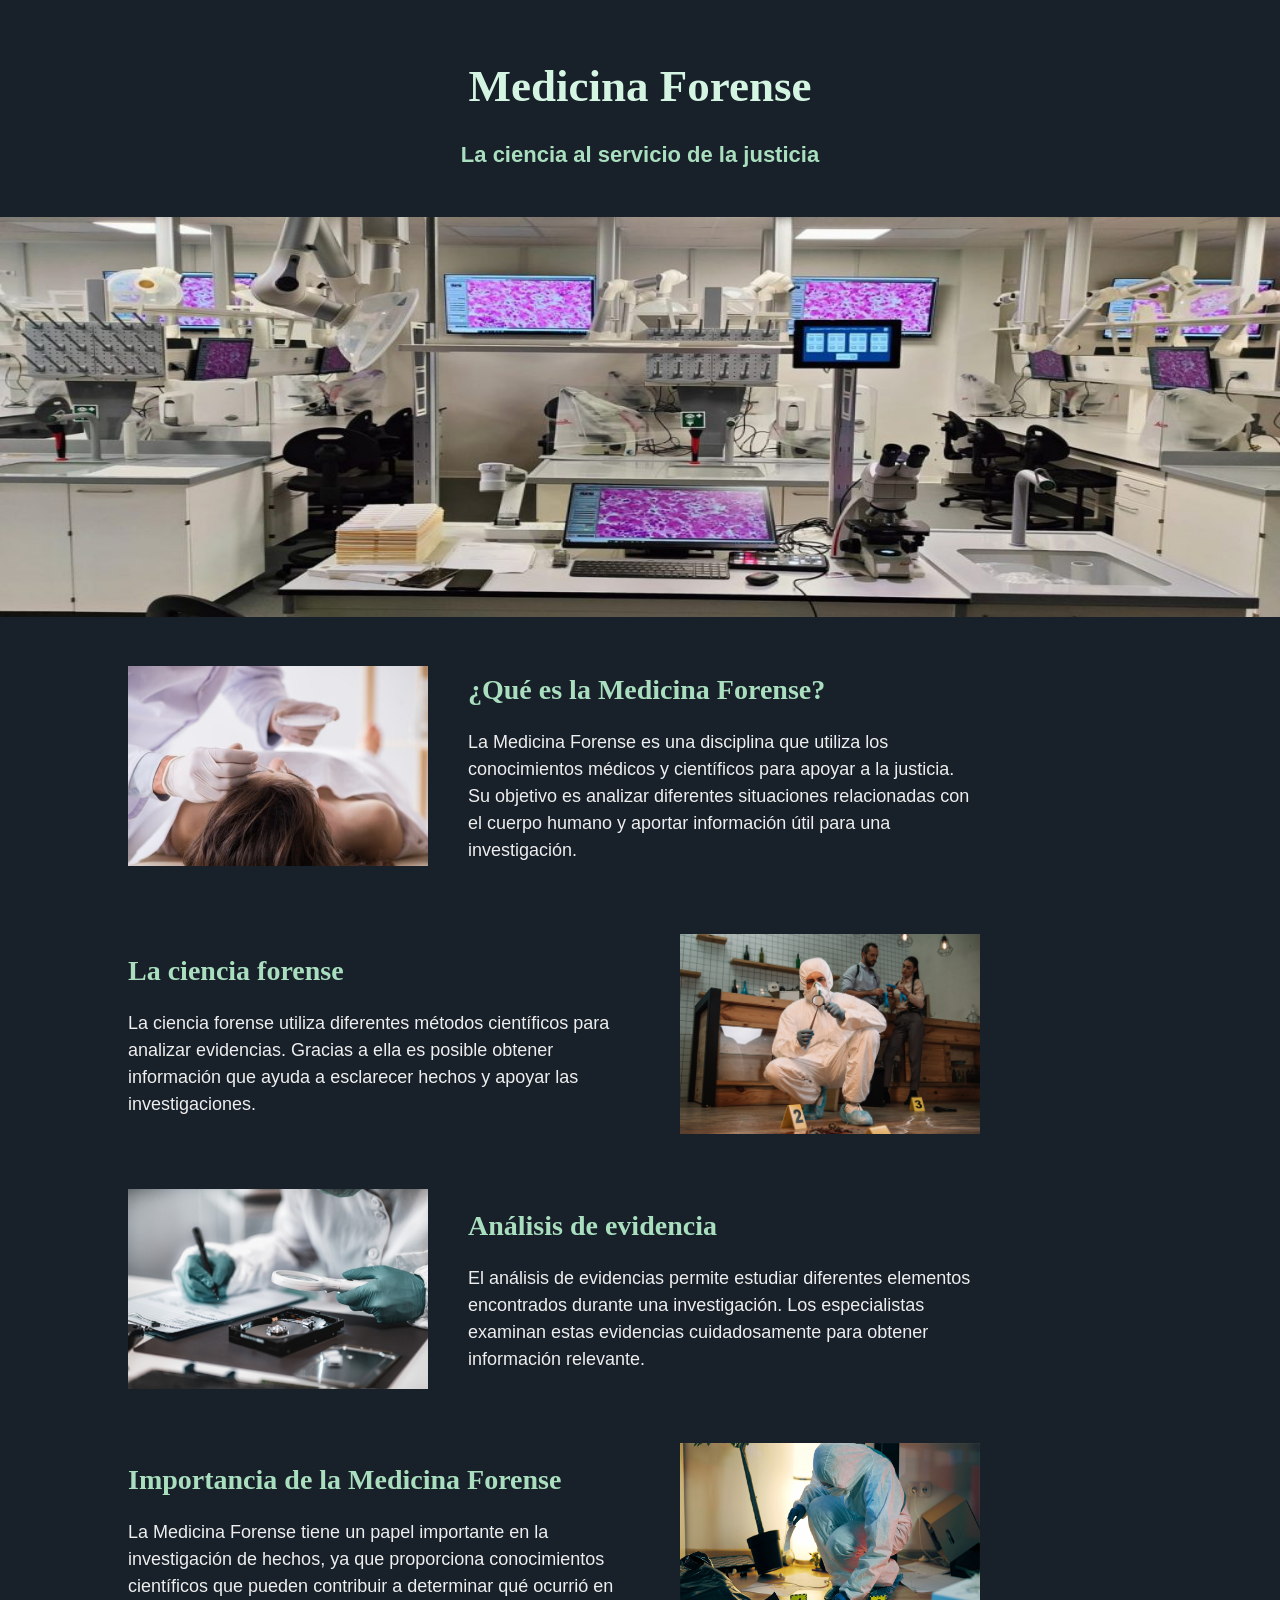
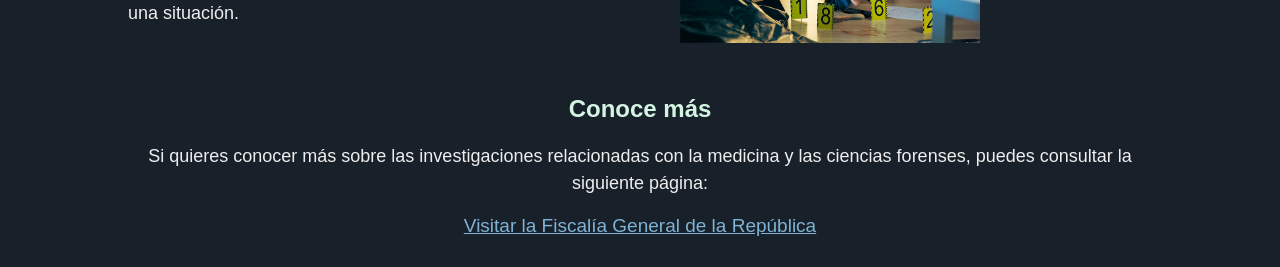
<file: Paginadel9926/index.html>
<!DOCTYPE html>
<html lang="es">

<head>
    <meta charset="UTF-8">
    <meta name="viewport" content="width=device-width, initial-scale=1.0">
    <title>Medicina Forense</title>
    <link rel="stylesheet" href="style.css">
</head>
<body>

    <header>
        <h1>Medicina Forense</h1>
        <h2>La ciencia al servicio de la justicia</h2>
    </header>
    <img class="imagen-principal" src="img/laboratorio forense.jpg" alt="Laboratorio forense">
    <main>
        <section class="seccion">
            <img src="img/medicina forense.jpg" alt="Medicina Forense">
            <div>
                <h2>¿Qué es la Medicina Forense?</h2>
                <p>
                    La Medicina Forense es una disciplina que utiliza los
                    conocimientos médicos y científicos para apoyar a la justicia.
                    Su objetivo es analizar diferentes situaciones relacionadas
                    con el cuerpo humano y aportar información útil para una
                    investigación.
                </p>
            </div>
        </section>
        <section class="seccion">
            <div>
                <h2>La ciencia forense</h2>
                <p>
                    La ciencia forense utiliza diferentes métodos científicos
                    para analizar evidencias. Gracias a ella es posible obtener
                    información que ayuda a esclarecer hechos y apoyar las
                    investigaciones.
                </p>
            </div>
            <img src="img/ciencia forense.jpg" alt="Ciencia Forense">
        </section>
        <section class="seccion">
            <img src="img/analissi de evidencia.png" alt="Análisis de evidencia">
            <div>
                <h2>Análisis de evidencia</h2>
                <p>
                    El análisis de evidencias permite estudiar diferentes
                    elementos encontrados durante una investigación. Los
                    especialistas examinan estas evidencias cuidadosamente
                    para obtener información relevante.
                </p>
            </div>

        </section>
        <section class="seccion">
            <div>
                <h2>Importancia de la Medicina Forense</h2>
                <p>
                    La Medicina Forense tiene un papel importante en la
                    investigación de hechos, ya que proporciona conocimientos
                    científicos que pueden contribuir a determinar qué ocurrió
                    en una situación.
                </p>
            </div>
            <img src="img/cff.jpg" alt="Ciencia forense">
        </section>
        <section class="enlace-seccion">
            <h2>Conoce más</h2>
            <p>
                Si quieres conocer más sobre las investigaciones relacionadas
                con la medicina y las ciencias forenses, puedes consultar la
                siguiente página:
            </p>
            <a href="https://www.gob.mx/fgr" target="_blank">
                Visitar la Fiscalía General de la República
            </a>
        </section>
    </main>

</body>

</html>
</file>
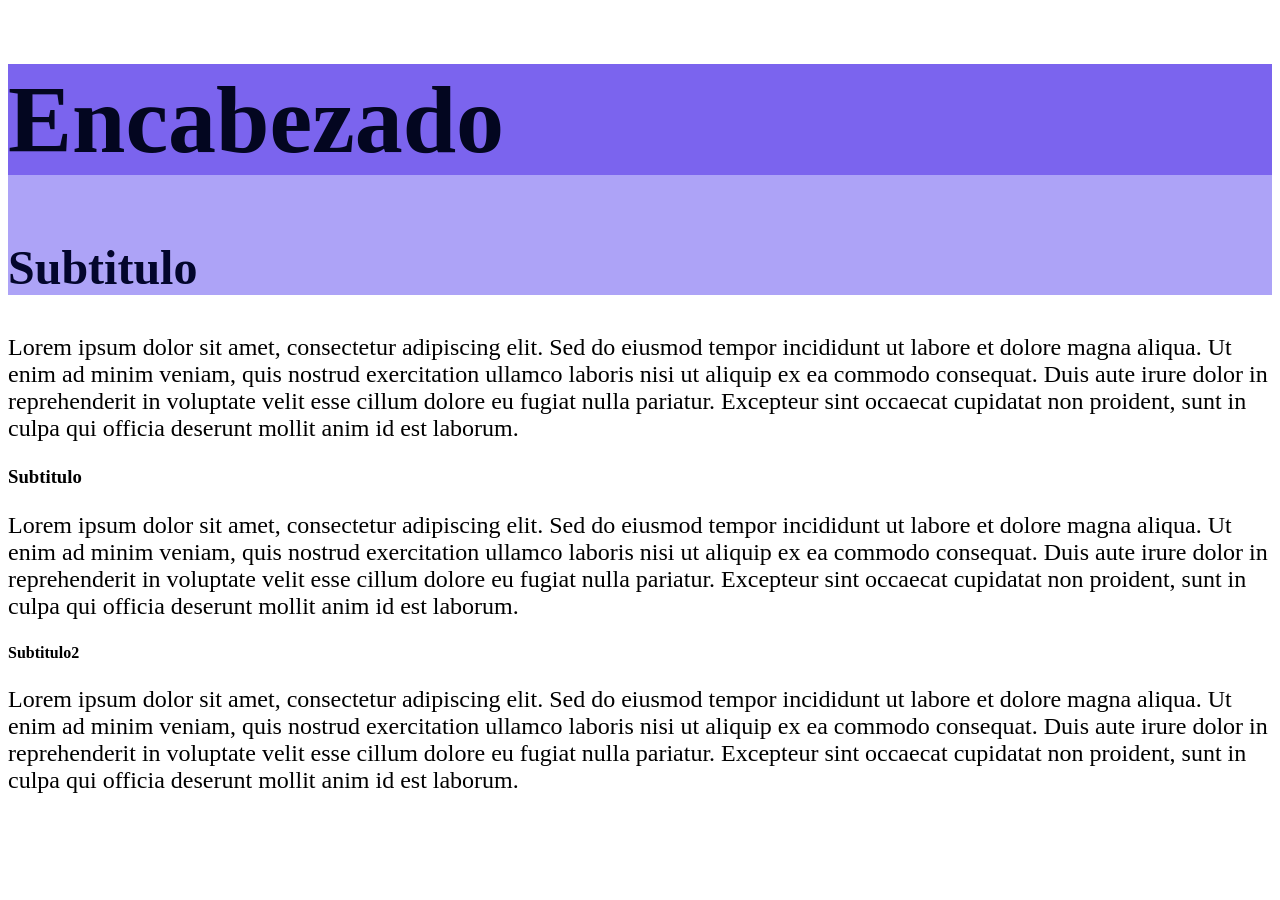
<file: PRACTICA1G2/index.html>
<!DOCTYPE html>
<html lang="en">
    <head>
        <!-- Comentario 1-->
        <title>Mi primera práctica</title>
        <meta charset="UTF-8">
        <meta name="viewport" content="width=device-width, initial-scale=1">
        <meta name="description" content="Descripción corta del objetivo de mi página web">
        <meta name="author" content="Alisson Camargo">
        <link href="style.css" rel="stylesheet">
        <!--Esta etiqueta es cuando tu favincon es en formato png-->
        <link href="img/icon.png" rel="icon" type="image/x-icon">
         <!--Esta etiqueta es cuando tu favincon es en formato ico-->
        <link href="img/favicon.ico" rel="icon" type="image/x-icon">
         <!--Esta etiqueta es cuando tu favincon es en formato svg-->
        <link href="img/favicon.svg" rel="icon" type="image/svg+xml">
    </head>
    <body>
        <header>
            <h1>Encabezado</h1>
            <h2>Subtitulo</h2>
        </header>
        <p>Lorem ipsum dolor sit amet, consectetur adipiscing elit. Sed do 
            eiusmod tempor incididunt ut labore et dolore magna aliqua. Ut 
            enim ad minim veniam, quis nostrud exercitation ullamco laboris 
            nisi ut aliquip ex ea commodo consequat. Duis aute irure dolor 
            in reprehenderit in voluptate velit esse cillum dolore eu fugiat 
            nulla pariatur. Excepteur sint occaecat cupidatat non proident, 
            sunt in culpa qui officia deserunt mollit anim id est laborum.
        </p>

            <h3>Subtitulo</h3>
            <p>Lorem ipsum dolor sit amet, consectetur adipiscing elit. Sed do 
            eiusmod tempor incididunt ut labore et dolore magna aliqua. Ut 
            enim ad minim veniam, quis nostrud exercitation ullamco laboris 
            nisi ut aliquip ex ea commodo consequat. Duis aute irure dolor 
            in reprehenderit in voluptate velit esse cillum dolore eu fugiat 
            nulla pariatur. Excepteur sint occaecat cupidatat non proident, 
            sunt in culpa qui officia deserunt mollit anim id est laborum.
        </p>

            <h4>Subtitulo2</h4>
            <p>Lorem ipsum dolor sit amet, consectetur adipiscing elit. Sed do 
            eiusmod tempor incididunt ut labore et dolore magna aliqua. Ut 
            enim ad minim veniam, quis nostrud exercitation ullamco laboris 
            nisi ut aliquip ex ea commodo consequat. Duis aute irure dolor 
            in reprehenderit in voluptate velit esse cillum dolore eu fugiat 
            nulla pariatur. Excepteur sint occaecat cupidatat non proident, 
            sunt in culpa qui officia deserunt mollit anim id est laborum.
        </p>

    </body>
</html>
</file>
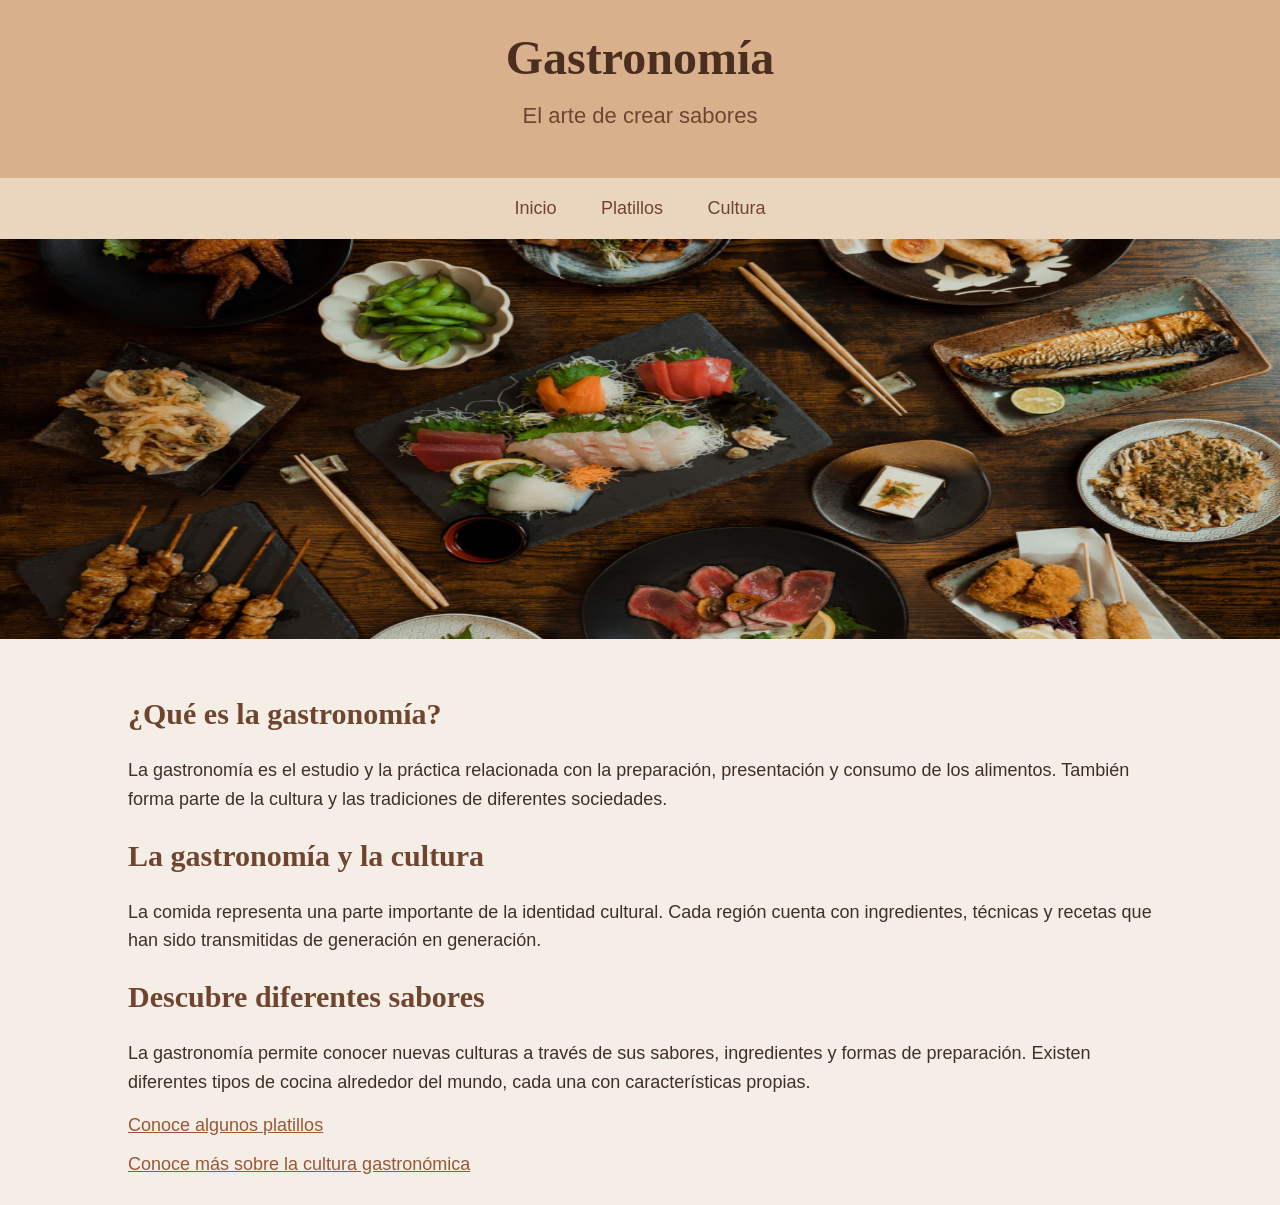
<file: ProyectoGastronomia/index.html>
<!DOCTYPE html>
<html lang="es">

<head>
    <meta charset="UTF-8">
    <meta name="viewport" content="width=device-width, initial-scale=1.0">
    <title>Gastronomía</title>
    <link rel="stylesheet" href="style.css">
</head>

<body>

    <header>
        <h1>Gastronomía</h1>
        <h2>El arte de crear sabores</h2>
    </header>
    
    <nav>
        <a href="index.html">Inicio</a>
        <a href="platillos.html">Platillos</a>
        <a href="cultura.html">Cultura</a>
    </nav>

    <img class="imagen-principal" src="img/gastronomia.png" alt="Gastronomía">

    <main>

        <h2>¿Qué es la gastronomía?</h2>

        <p>
            La gastronomía es el estudio y la práctica relacionada con la preparación,
            presentación y consumo de los alimentos. También forma parte de la cultura
            y las tradiciones de diferentes sociedades.
        </p>

        <h2>La gastronomía y la cultura</h2>

        <p>
            La comida representa una parte importante de la identidad cultural.
            Cada región cuenta con ingredientes, técnicas y recetas que han sido
            transmitidas de generación en generación.
        </p>

        <h2>Descubre diferentes sabores</h2>

        <p>
            La gastronomía permite conocer nuevas culturas a través de sus sabores,
            ingredientes y formas de preparación. Existen diferentes tipos de cocina
            alrededor del mundo, cada una con características propias.
        </p>

        <a href="platillos.html">Conoce algunos platillos</a>

        <br><br>

        <a href="cultura.html">Conoce más sobre la cultura gastronómica</a>

    </main>

</body>

</html>
</file>
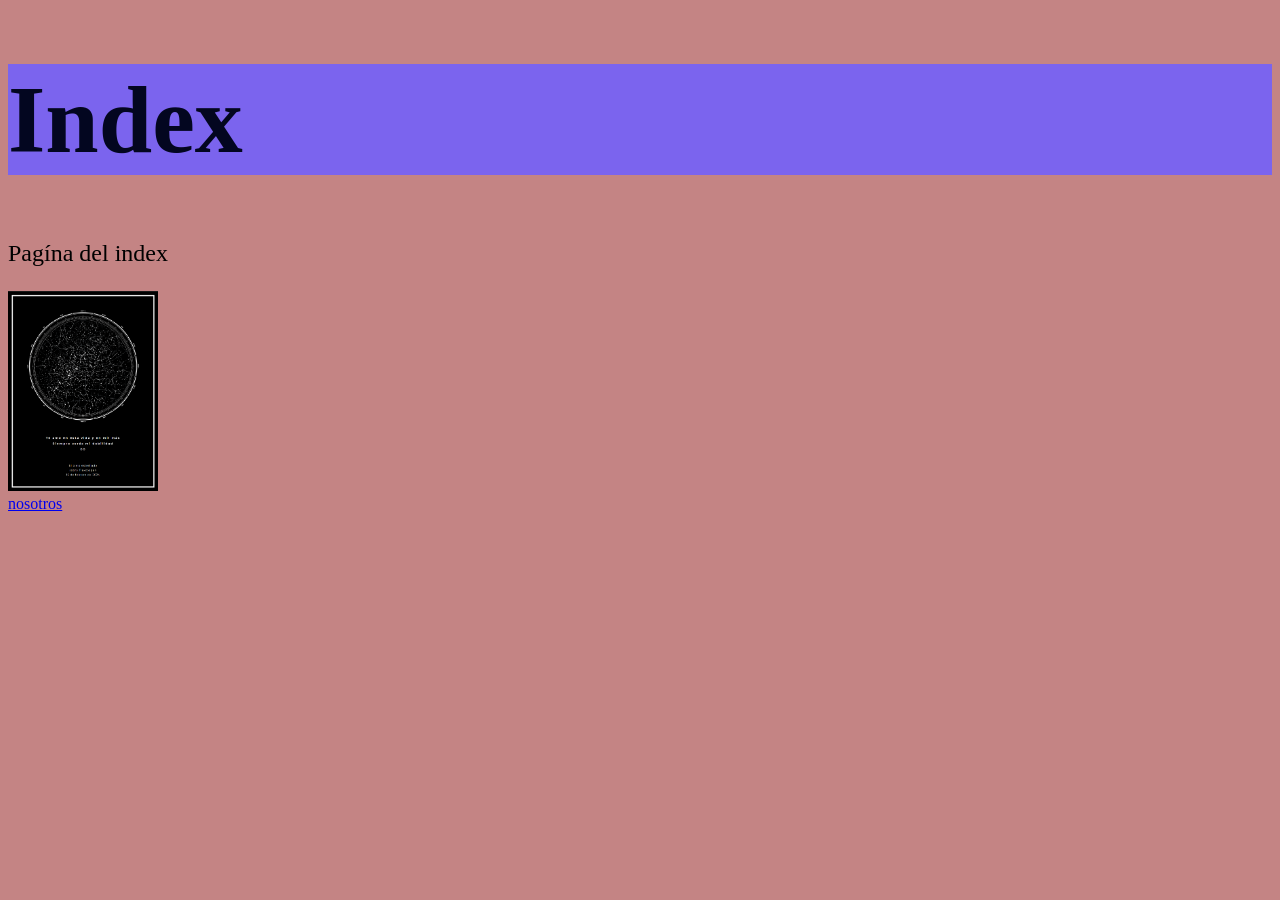
<file: Proyecto2/html/index.html>
<!DOCTYPE html>
<html lang="es">
  <head>
        <!--comentario 1-->
        <title>Mi primera practíca</title>
        <meta charset="UTF-8">
        <meta name="viewport" content="width=device-width, initial-scale=1">
        <meta name="description" content="Estructurar la pagina">
        <meta name="author" content="Alisson Camargo">
        <link href="../css/style.css" rel="stylesheet">
    </head>
<body>
    <header>
        <h1>Index</h1>
    </header>
    <p>Pagína del index</p>

    <img src="../img/Captura de pantalla 2026-02-09 191919.png"height="200px" alt="Imagen de index">
    <div>
    <a href="nosotros.html">nosotros</a>
    </div>
</body>
</html>
</file>
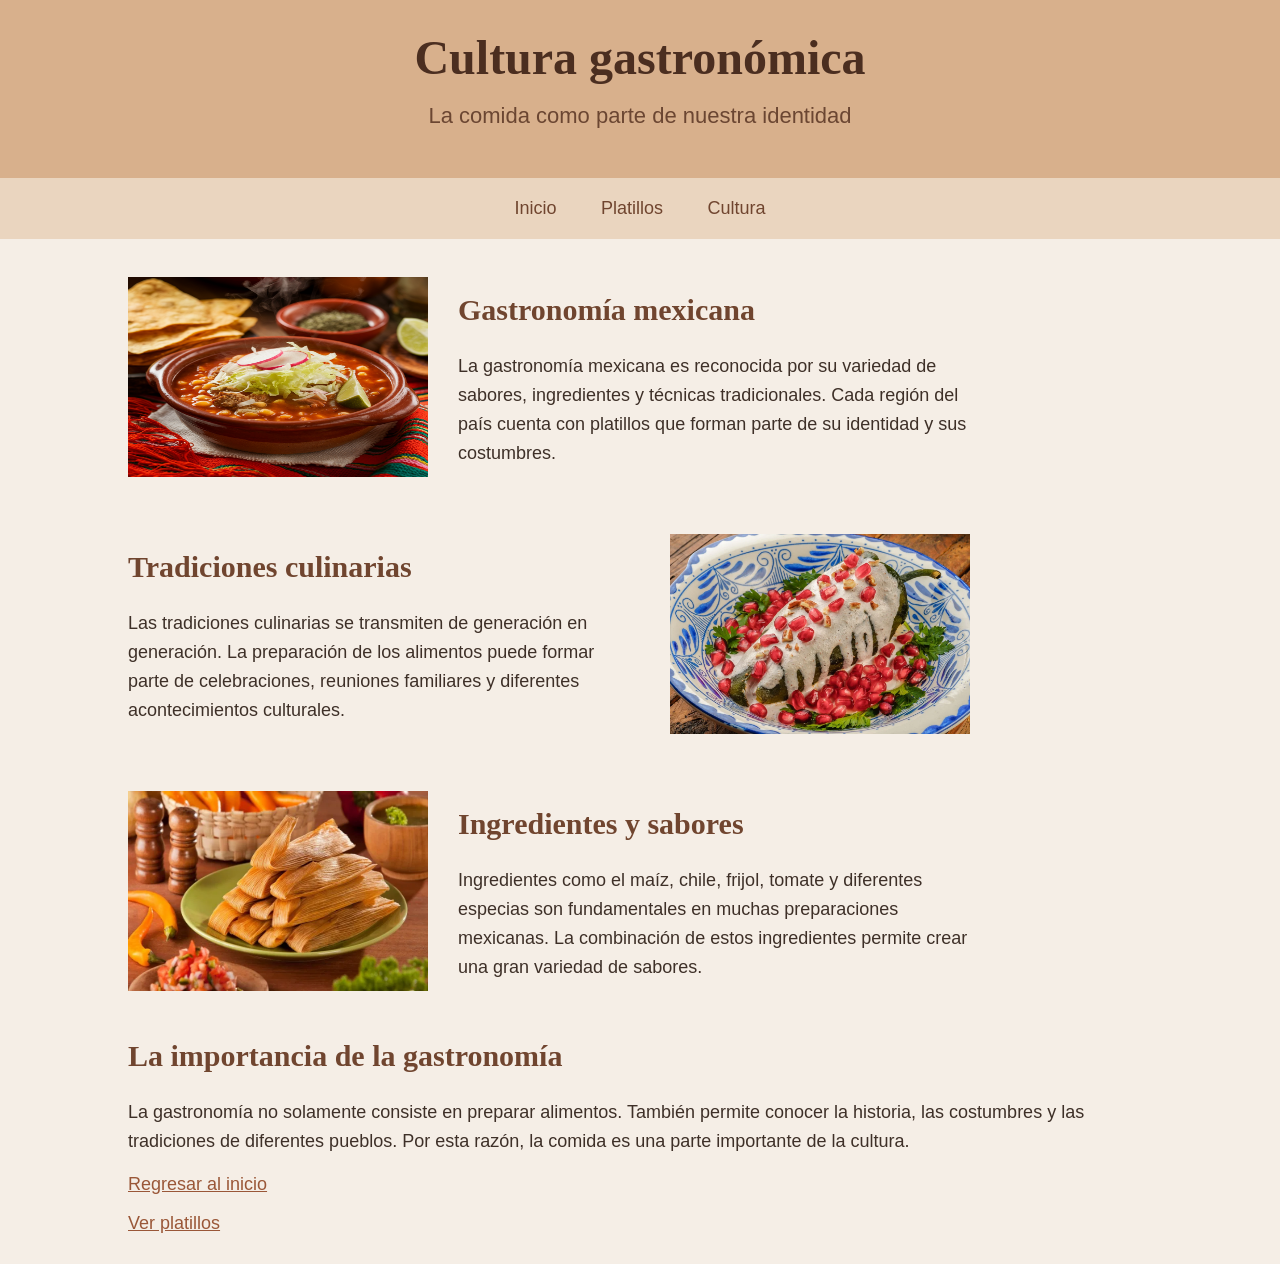
<file: ProyectoGastronomia/cultura.html>
<!DOCTYPE html>
<html lang="es">

<head>
    <meta charset="UTF-8">
    <meta name="viewport" content="width=device-width, initial-scale=1.0">
    <title>Cultura gastronómica</title>
    <link rel="stylesheet" href="style.css">
</head>

<body>

    <header>
        <h1>Cultura gastronómica</h1>
        <h2>La comida como parte de nuestra identidad</h2>
    </header>

    <nav>
        <a href="index.html">Inicio</a>
        <a href="platillos.html">Platillos</a>
        <a href="cultura.html">Cultura</a>
    </nav>

    <main>

        <section class="cultura">
            <img src="img/pozole.png" alt="Gastronomía">
            <div>
                <h2>Gastronomía mexicana</h2>
                <p>
                    La gastronomía mexicana es reconocida por su variedad de sabores,
                    ingredientes y técnicas tradicionales. Cada región del país cuenta
                    con platillos que forman parte de su identidad y sus costumbres.
                </p>
            </div>
        </section>

        <section class="cultura">
            <div>
                <h2>Tradiciones culinarias</h2>
                <p>
                    Las tradiciones culinarias se transmiten de generación en generación.
                    La preparación de los alimentos puede formar parte de celebraciones,
                    reuniones familiares y diferentes acontecimientos culturales.
                </p>
            </div>
            <img src="img/nogada.webp" alt="Chiles en Nogada">
        </section>

        <section class="cultura">
            <img src="img/tamales.webp" alt="Tamales">
            <div>
                <h2>Ingredientes y sabores</h2>
                <p>
                    Ingredientes como el maíz, chile, frijol, tomate y diferentes
                    especias son fundamentales en muchas preparaciones mexicanas.
                    La combinación de estos ingredientes permite crear una gran
                    variedad de sabores.
                </p>
            </div>
        </section>

        <h2>La importancia de la gastronomía</h2>

        <p>
            La gastronomía no solamente consiste en preparar alimentos. También
            permite conocer la historia, las costumbres y las tradiciones de
            diferentes pueblos. Por esta razón, la comida es una parte importante
            de la cultura.
        </p>

        <a href="index.html">Regresar al inicio</a>

        <br><br>

        <a href="platillos.html">Ver platillos</a>

    </main>

</body>

</html>
</file>
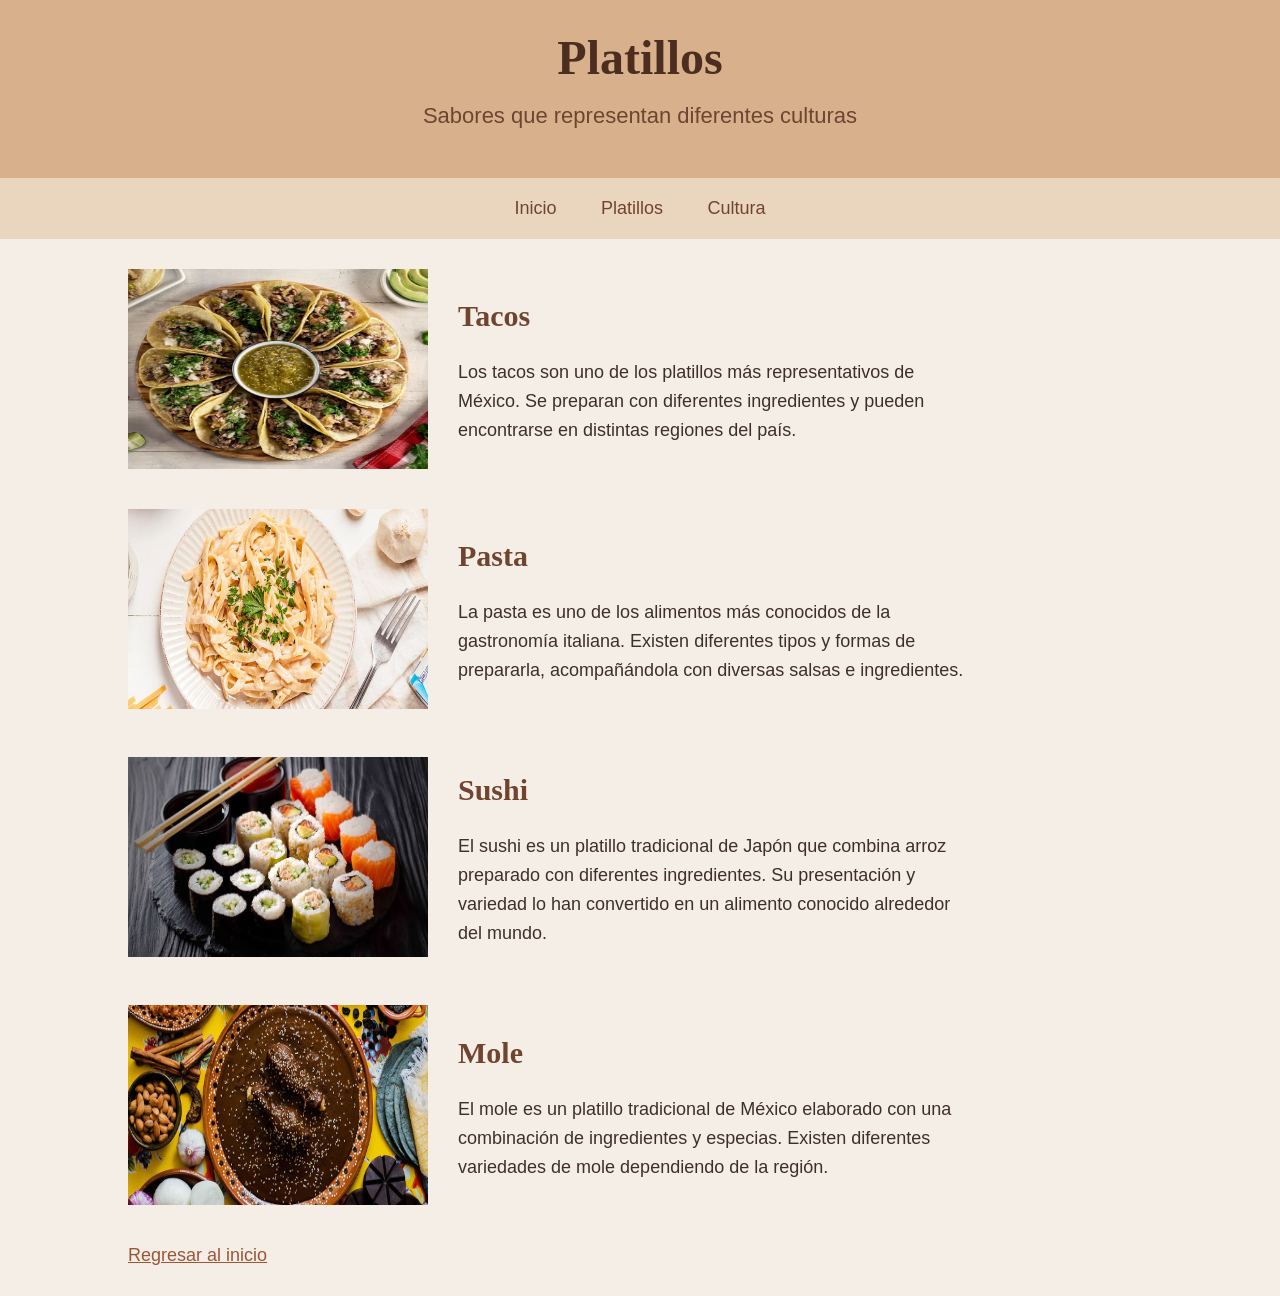
<file: ProyectoGastronomia/platillos.html>
<!DOCTYPE html>
<html lang="es">

<head>
    <meta charset="UTF-8">
    <meta name="viewport" content="width=device-width, initial-scale=1.0">
    <title>Platillos</title>
    <link rel="stylesheet" href="style.css">
</head>

<body>

    <header>
        <h1>Platillos</h1>
        <h2>Sabores que representan diferentes culturas</h2>
    </header>

    <nav>
        <a href="index.html">Inicio</a>
        <a href="platillos.html">Platillos</a>
        <a href="cultura.html">Cultura</a>
    </nav>

    <main>

        <section class="platillo">
            <img src="img/tacos.jpg.webp" alt="Tacos">
            <div>
                <h2>Tacos</h2>
                <p>
                    Los tacos son uno de los platillos más representativos de México.
                    Se preparan con diferentes ingredientes y pueden encontrarse en
                    distintas regiones del país.
                </p>
            </div>
        </section>

        <section class="platillo">
            <img src="img/pasta.jpg" alt="Pasta">
            <div>
                <h2>Pasta</h2>
                <p>
                    La pasta es uno de los alimentos más conocidos de la gastronomía
                    italiana. Existen diferentes tipos y formas de prepararla,
                    acompañándola con diversas salsas e ingredientes.
                </p>
            </div>
        </section>

        <section class="platillo">
            <img src="img/sushi.jpg" alt="Sushi">
            <div>
                <h2>Sushi</h2>
                <p>
                    El sushi es un platillo tradicional de Japón que combina arroz
                    preparado con diferentes ingredientes. Su presentación y variedad
                    lo han convertido en un alimento conocido alrededor del mundo.
                </p>
            </div>
        </section>

        <section class="platillo">
            <img src="img/mole.jpg" alt="Mole">
            <div>
                <h2>Mole</h2>
                <p>
                    El mole es un platillo tradicional de México elaborado con una
                    combinación de ingredientes y especias. Existen diferentes
                    variedades de mole dependiendo de la región.
                </p>
            </div>
        </section>

        <a href="index.html">Regresar al inicio</a>

    </main>

</body>

</html>
</file>
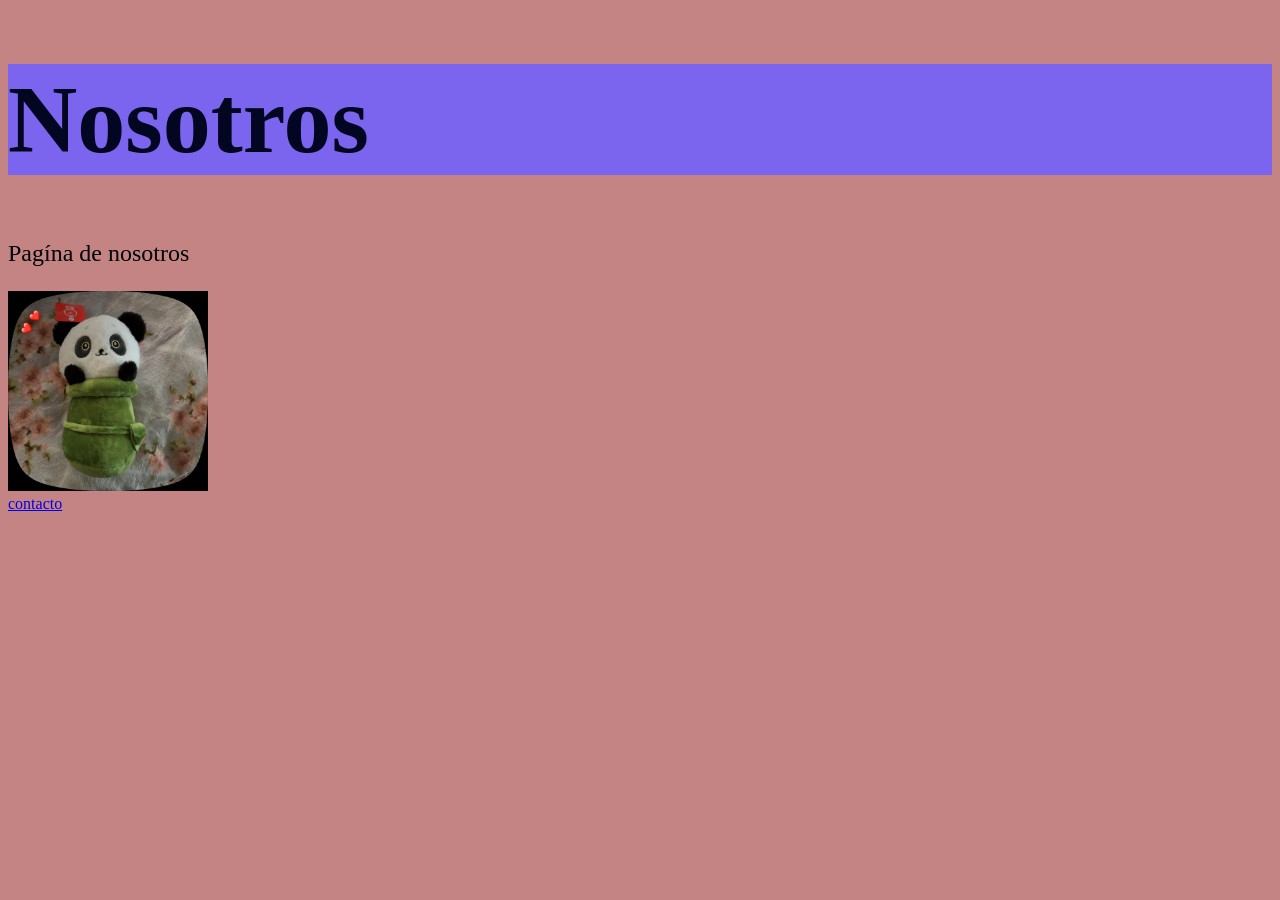
<file: Proyecto2/html/nosotros.html>
<!DOCTYPE html>
<html lang="es">
  <head>
        <!--comentario 1-->
        <title>Mi primera practíca</title>
        <meta charset="UTF-8">
        <meta name="viewport" content="width=device-width, initial-scale=1">
        <meta name="description" content="Estructurar la pagina">
        <meta name="author" content="Alisson Camargo">
        <link href="../css/style.css" rel="stylesheet">
    </head>
<body>
    <header>
        <h1>Nosotros
    </header>
    <p>Pagína de nosotros</p>

    <img src="../img/WhatsApp Image 2026-07-21 at 12.58.50 PM.jpeg"height="200px" alt="imagen de nosotros">
  <div>
    <a href="contacto.html">contacto</a>
 </div>
</body>
</html>
</file>
<file: Paginadel9926/style.css>
body {
    margin: 0;
    background-color: #18202a;
    color: #eeeeee;
    font-family: Arial, sans-serif;
}


header {
    text-align: center;
    padding: 30px;
}

h1 {
    font-family: Georgia, serif;
    font-size: 45px;
    color: #d5f5e3;
}

header h2 {
    font-family: Arial, sans-serif;
    font-size: 22px;
    color: #a9dfbf;
}


.imagen-principal {
    width: 100%;
    height: 400px;
}


main {
    width: 80%;
    margin: auto;
    padding: 30px;
}


.seccion {
    display: flex;
    align-items: center;
    gap: 40px;
    margin-bottom: 50px;
}


.seccion img {
    width: 300px;
    height: 200px;
}


.seccion div {
    width: 50%;
}

.seccion h2 {
    font-family: Georgia, serif;
    font-size: 28px;
    color: #a9dfbf;
}

p {
    font-size: 18px;
    line-height: 1.5;
}


.enlace-seccion {
    text-align: center;
    margin-top: 30px;
}

.enlace-seccion h2 {
    color: #d5f5e3;
}

.enlace-seccion a {
    color: #7fb3d5;
    font-size: 19px;
}
</file>
<file: PRACTICA1G2/style.css>
@import url(https://fonts.google.com/specimen/Caacupe+One?preview.script=Latn);
body{
    background-color: #FFFFFF;
}

header{
    background-color: rgb(173, 163, 247);
}
h1{
    color: #030620;
    background-color: rgb(123, 100, 238);
    font-size: 6em;
    font-family: 'Caacupe One', cursive;
    font-weight: 600;
    font-style: normal;
}

p{
    font-size: 1.5em;
}

h2{
    color: #03062c;
    font-size: 3em;
}
</file>
<file: ProyectoGastronomia/style.css>
body {
    margin: 0;
    background-color: #f5eee6;
    color: #3e3028;
    font-family: Arial, sans-serif;
}

header {
    text-align: center;
    padding: 30px;
    background-color: #d8b08c;
}

h1 {
    margin: 0;
    font-family: Georgia, serif;
    font-size: 48px;
    color: #4b2e20;
}

header h2 {
    font-size: 22px;
    font-weight: normal;
    color: #6b4632;
}

.imagen-principal {
    width: 100%;
    height: 400px;
}

main {
    width: 80%;
    margin: auto;
    padding: 30px;
}

main h2 {
    font-family: Georgia, serif;
    font-size: 30px;
    color: #70452f;
}

p {
    font-size: 18px;
    line-height: 1.6;
}

a {
    color: #9a5738;
    font-size: 18px;
}






.platillo {
    display: flex;
    align-items: center;
    margin-bottom: 40px;
    gap: 30px;
}

.platillo img {
    width: 300px;
    height: 200px;
}

.platillo div {
    width: 50%;
}

.platillo h2 {
    font-family: Georgia, serif;
    font-size: 30px;
    color: #70452f;
}






.cultura {
    display: flex;
    align-items: center;
    margin-bottom: 40px;
    gap: 30px;
}

.cultura img {
    width: 300px;
    height: 200px;
}

.cultura div {
    width: 50%;
}

.cultura h2 {
    font-family: Georgia, serif;
    font-size: 30px;
    color: #70452f;
}






nav {
    text-align: center;
    padding: 20px;
    background-color: #ead5bf;
}

nav a {
    color: #70452f;
    text-decoration: none;
    font-size: 18px;
    margin: 20px;
}






main > a {
    font-size: 18px;
}
</file>
<file: Proyecto2/css/style.css>
@import url(https://fonts.google.com/specimen/Caacupe+One?preview.script=Latn);
body{
    background-color: #c48484;
}

header{
    background-color: rgb(173, 163, 247);
}
h1{
    color: #030620;
    background-color: rgb(123, 100, 238);
    font-size: 6em;
    font-family: 'Caacupe One', cursive;
    font-weight: 600;
    font-style: normal;
}

p{
    font-size: 1.5em;
}

h2{
    color: #03062c;
    font-size: 3em;
}
</file>
